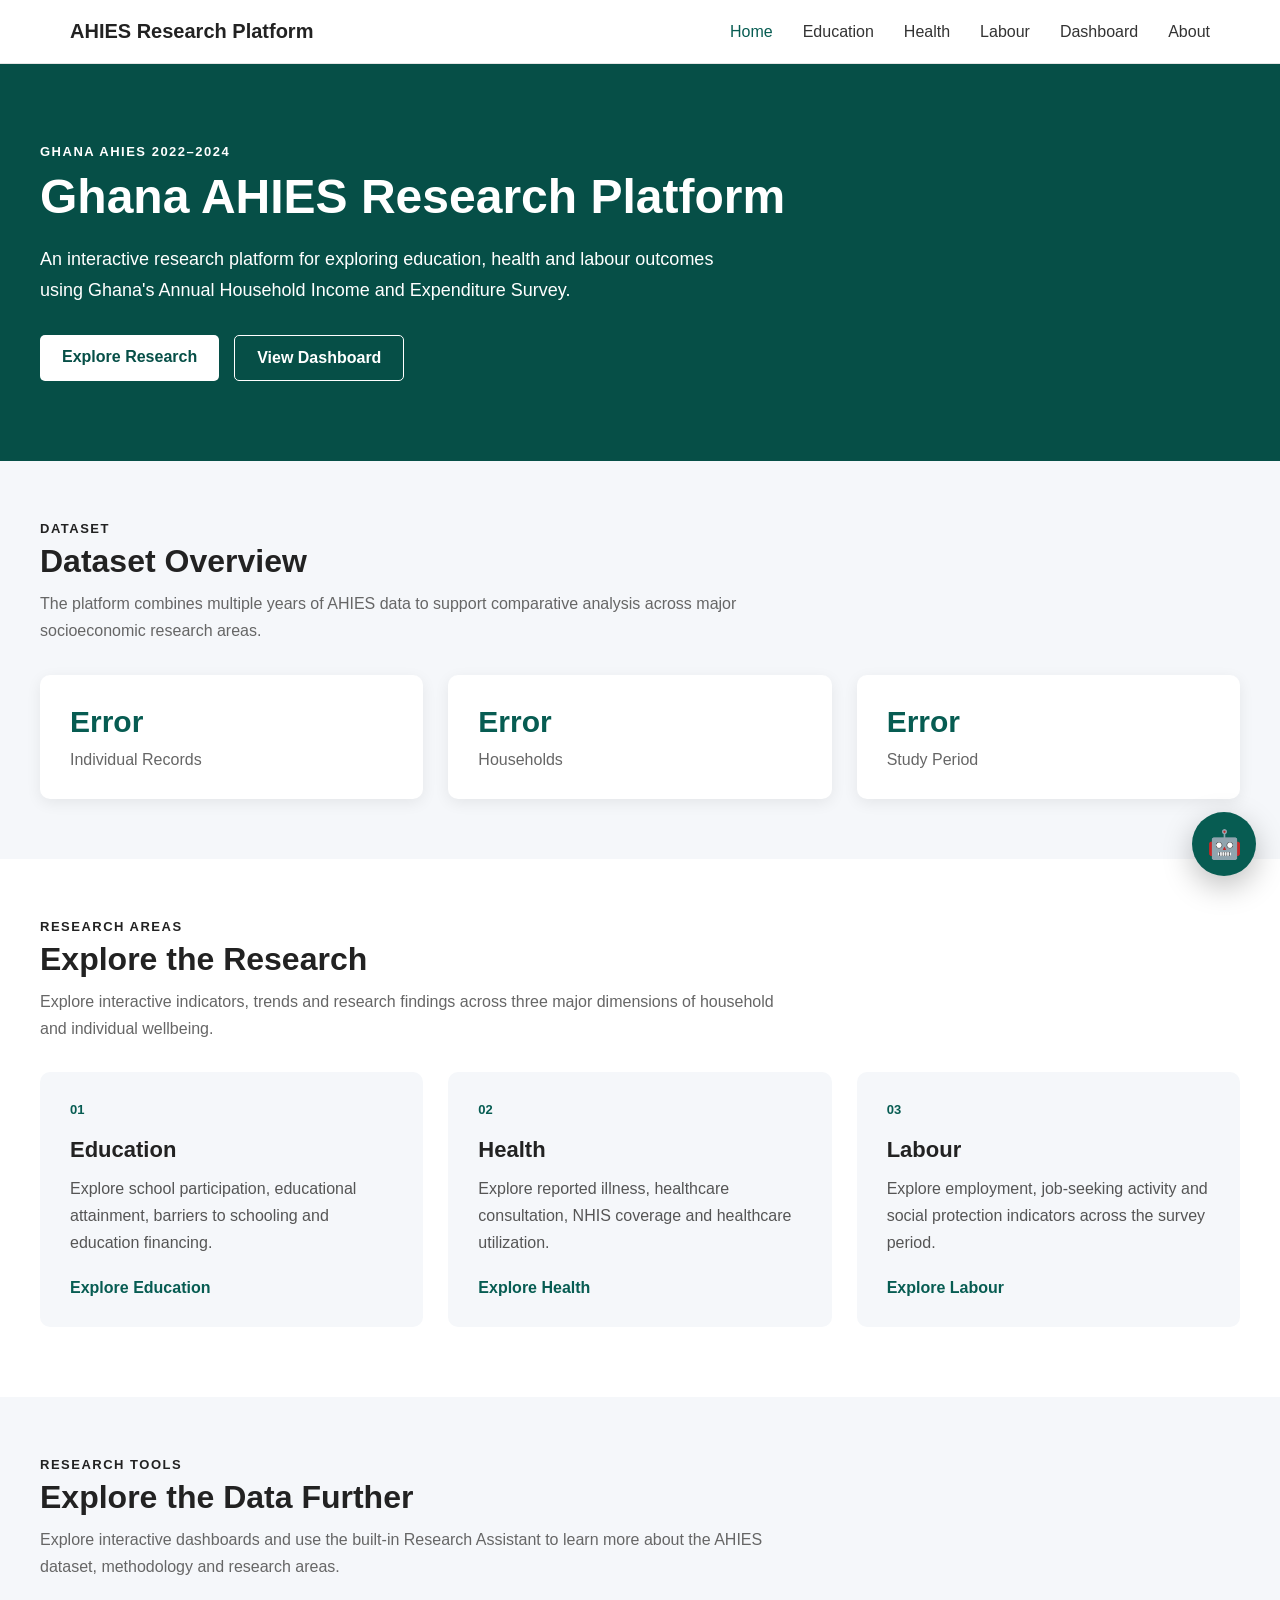
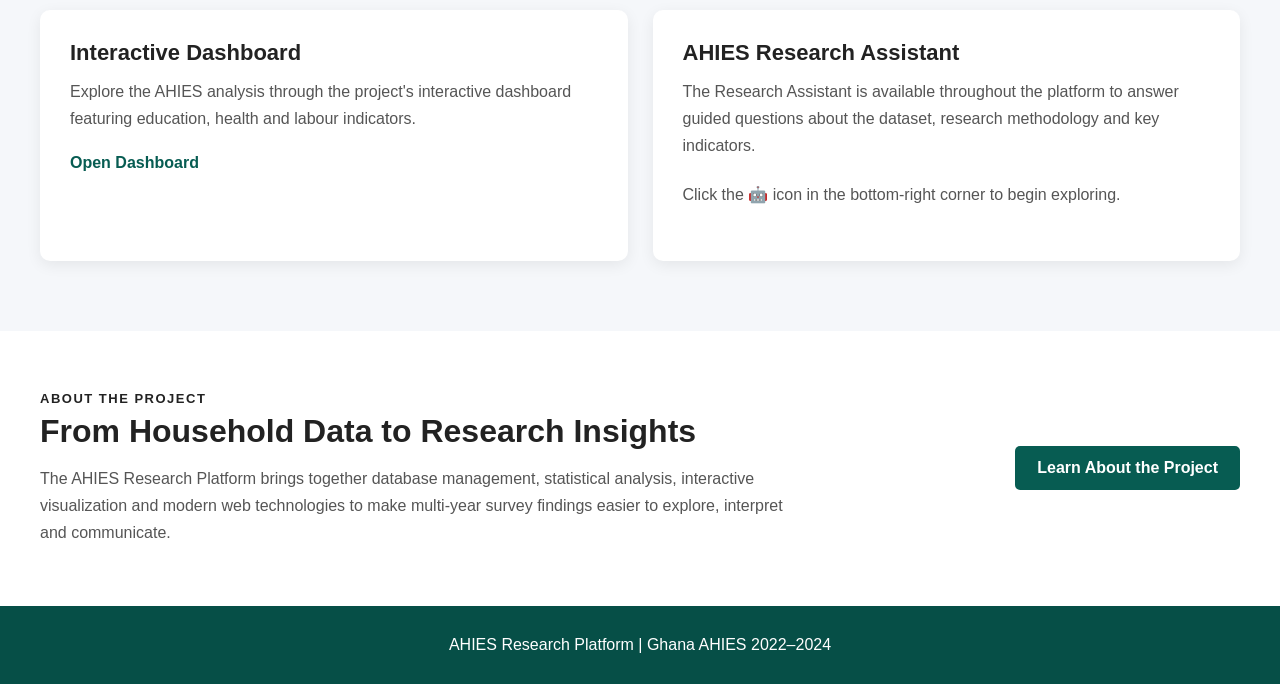
<file: index.html>
<!DOCTYPE html>
<html lang="en">

<head>
    <meta charset="UTF-8">
    <meta name="viewport" content="width=device-width, initial-scale=1.0">

    <title>AHIES Research Platform</title>

    <link rel="stylesheet" href="style.css">
</head>

<body>

    <!-- Navigation -->

    <header class="navbar">

        <div class="nav-container">

            <h2 class="logo">
                AHIES Research Platform
            </h2>

            <nav>
                <a href="index.html" class="active">Home</a>
                <a href="Education/education.html">Education</a>
                <a href="Health/health.html">Health</a>
                <a href="Labour/labour.html">Labour</a>
                <a href="Dashboard/dashboard.html">Dashboard</a>
                <a href="About/about.html">About</a>
            </nav>

        </div>

    </header>


    <!-- Hero -->

    <section class="page-hero">

        <div class="hero-content">

            <p class="section-label">
                GHANA AHIES 2022–2024
            </p>

            <h1>
                Ghana AHIES Research Platform
            </h1>

            <p>
                An interactive research platform for exploring education,
                health and labour outcomes using Ghana's Annual Household
                Income and Expenditure Survey.
            </p>

            <div class="hero-actions">

                <a href="#research" class="primary-button">
                    Explore Research
                </a>

                <a href="Dashboard/dashboard.html" class="secondary-button">
                    View Dashboard
                </a>

            </div>

        </div>

    </section>


    <!-- Dataset Overview -->

    <section class="overview-section">

        <div class="section-container">

            <p class="section-label">
                Dataset
            </p>

            <h2>
                Dataset Overview
            </h2>

            <p class="section-description">
                The platform combines multiple years of AHIES data to
                support comparative analysis across major socioeconomic
                research areas.
            </p>


            <div class="stat-grid">

                <div class="stat-card">

                    <h3 id="total-records">
                        Loading...
                    </h3>

                    <p>
                        Individual Records
                    </p>

                </div>


                <div class="stat-card">

                    <h3 id="total-households">
                        Loading...
                    </h3>

                    <p>
                        Households
                    </p>

                </div>


                <div class="stat-card">

                    <h3 id="study-period">
                        Loading...
                    </h3>

                    <p>
                        Study Period
                    </p>

                </div>

            </div>

        </div>

    </section>


    <!-- Research Areas -->

    <section class="research-section" id="research">

        <div class="section-container">

            <p class="section-label">
                Research Areas
            </p>

            <h2>
                Explore the Research
            </h2>

            <p class="section-description">
                Explore interactive indicators, trends and research
                findings across three major dimensions of household
                and individual wellbeing.
            </p>


            <div class="research-grid">

                <div class="research-card">

                    <p class="card-number">
                        01
                    </p>

                    <h3>
                        Education
                    </h3>

                    <p>
                        Explore school participation, educational
                        attainment, barriers to schooling and
                        education financing.
                    </p>

                    <a href="Education/education.html">
                        Explore Education
                    </a>

                </div>


                <div class="research-card">

                    <p class="card-number">
                        02
                    </p>

                    <h3>
                        Health
                    </h3>

                    <p>
                        Explore reported illness, healthcare
                        consultation, NHIS coverage and
                        healthcare utilization.
                    </p>

                    <a href="Health/health.html">
                        Explore Health
                    </a>

                </div>


                <div class="research-card">

                    <p class="card-number">
                        03
                    </p>

                    <h3>
                        Labour
                    </h3>

                    <p>
                        Explore employment, job-seeking activity
                        and social protection indicators across
                        the survey period.
                    </p>

                    <a href="Labour/labour.html">
                        Explore Labour
                    </a>

                </div>

            </div>

        </div>

    </section>
    <!-- Research Tools -->

    <section class="tools-section">

        <div class="section-container">

            <p class="section-label">
                Research Tools
            </p>

            <h2>
                Explore the Data Further
            </h2>

            <p class="section-description">
                Explore interactive dashboards and use the built-in
                Research Assistant to learn more about the AHIES dataset,
                methodology and research areas.
            </p>

            <div class="tools-grid">

                <div class="tool-card">

                    <h3>
                        Interactive Dashboard
                    </h3>

                    <p>
                        Explore the AHIES analysis through the project's
                        interactive dashboard featuring education,
                        health and labour indicators.
                    </p>

                    <a href="Dashboard/dashboard.html">
                        Open Dashboard
                    </a>

                </div>


                <div class="tool-card">

                    <h3>
                        AHIES Research Assistant
                    </h3>

                    <p>
                        The Research Assistant is available throughout
                        the platform to answer guided questions about
                        the dataset, research methodology and key
                        indicators.
                    </p>

                    <p class="tool-note">
                        Click the 🤖 icon in the bottom-right corner
                        to begin exploring.
                    </p>

                </div>

            </div>

        </div>

    </section>


    <!-- About Preview -->

    <section class="about-section">

        <div class="about-container">

            <div>

                <p class="section-label">
                    About the Project
                </p>

                <h2>
                    From Household Data to Research Insights
                </h2>

                <p>
                    The AHIES Research Platform brings together database
                    management, statistical analysis, interactive
                    visualization and modern web technologies to make
                    multi-year survey findings easier to explore,
                    interpret and communicate.
                </p>

            </div>

            <a href="About/about.html" class="about-button">
                Learn About the Project
            </a>

        </div>

    </section>


    <!-- Footer -->

    <footer>

        <p>
            AHIES Research Platform | Ghana AHIES 2022–2024
        </p>

    </footer>


    <!-- Scripts -->

    <script src="script.js"></script>

    <link rel="stylesheet" href="assistant/assistant.css">

    <script src="assistant/assistant.js"></script>

</body>

</html>
</file>
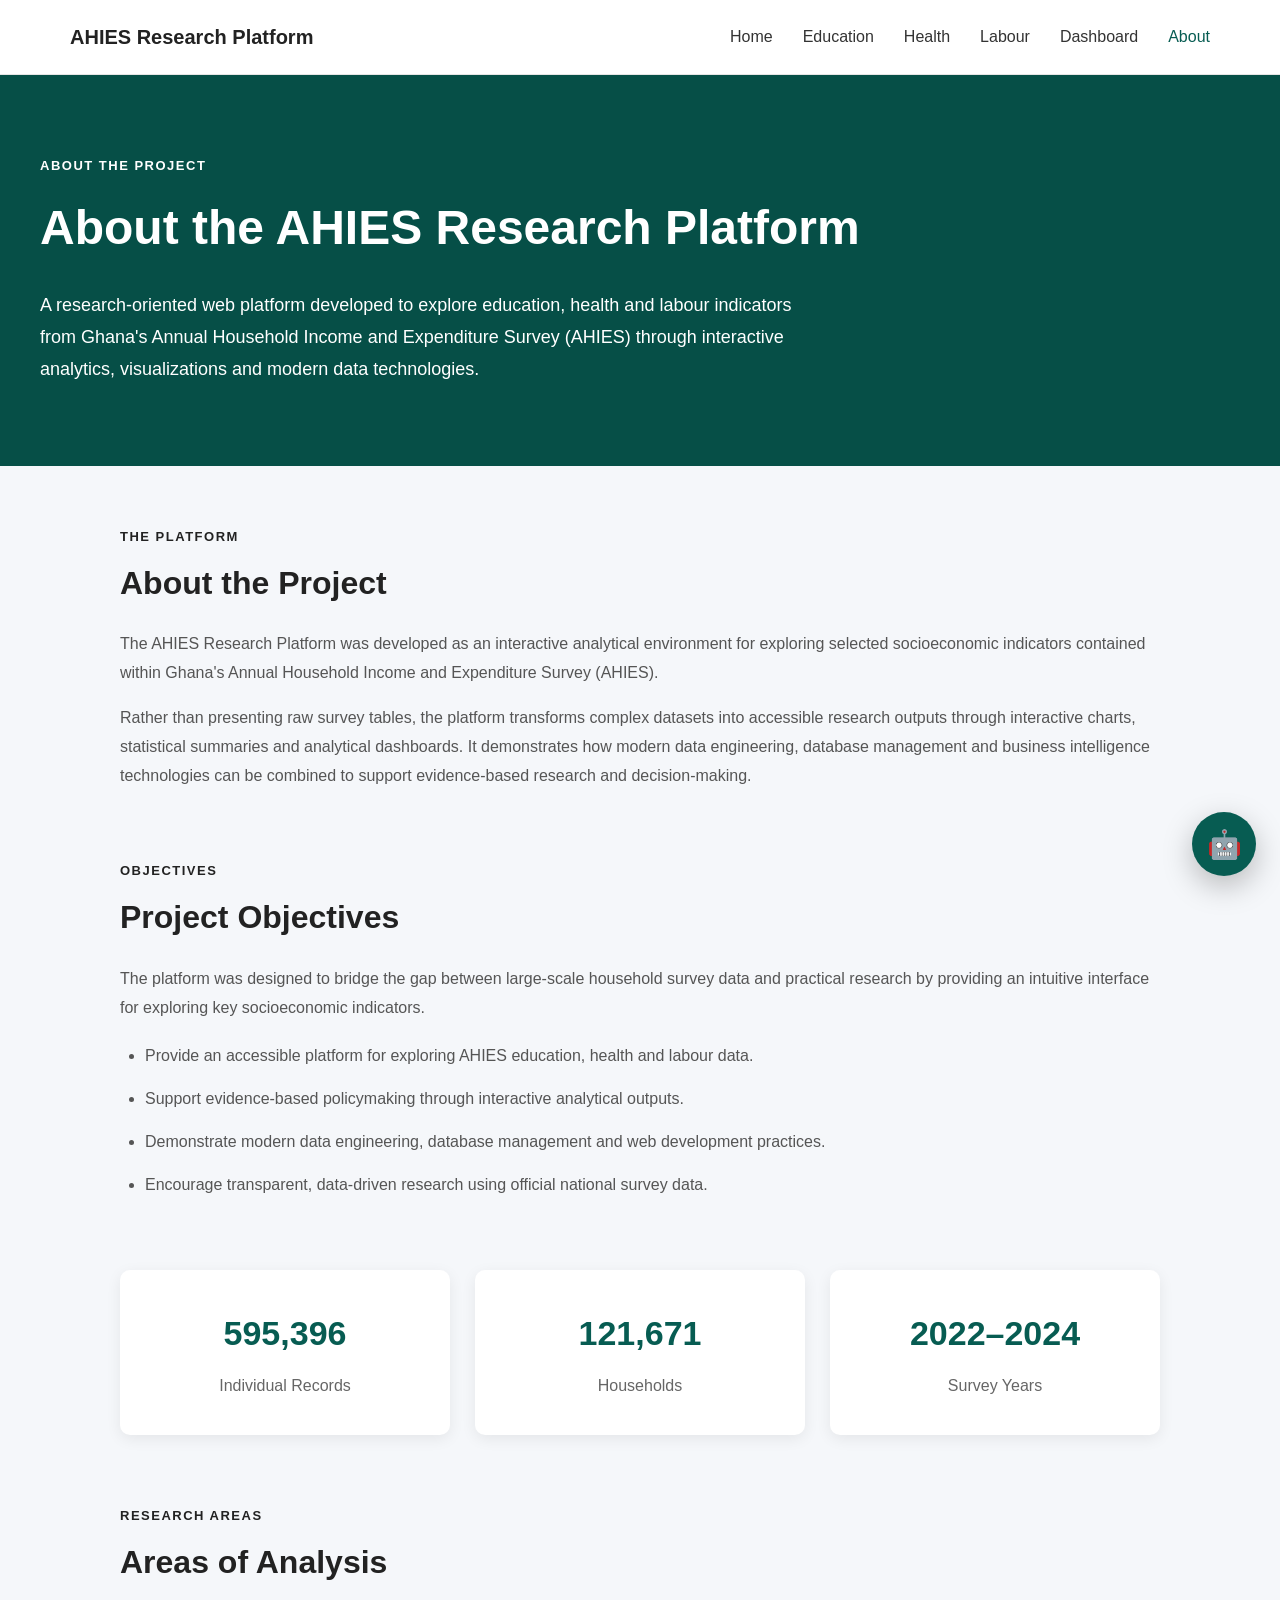
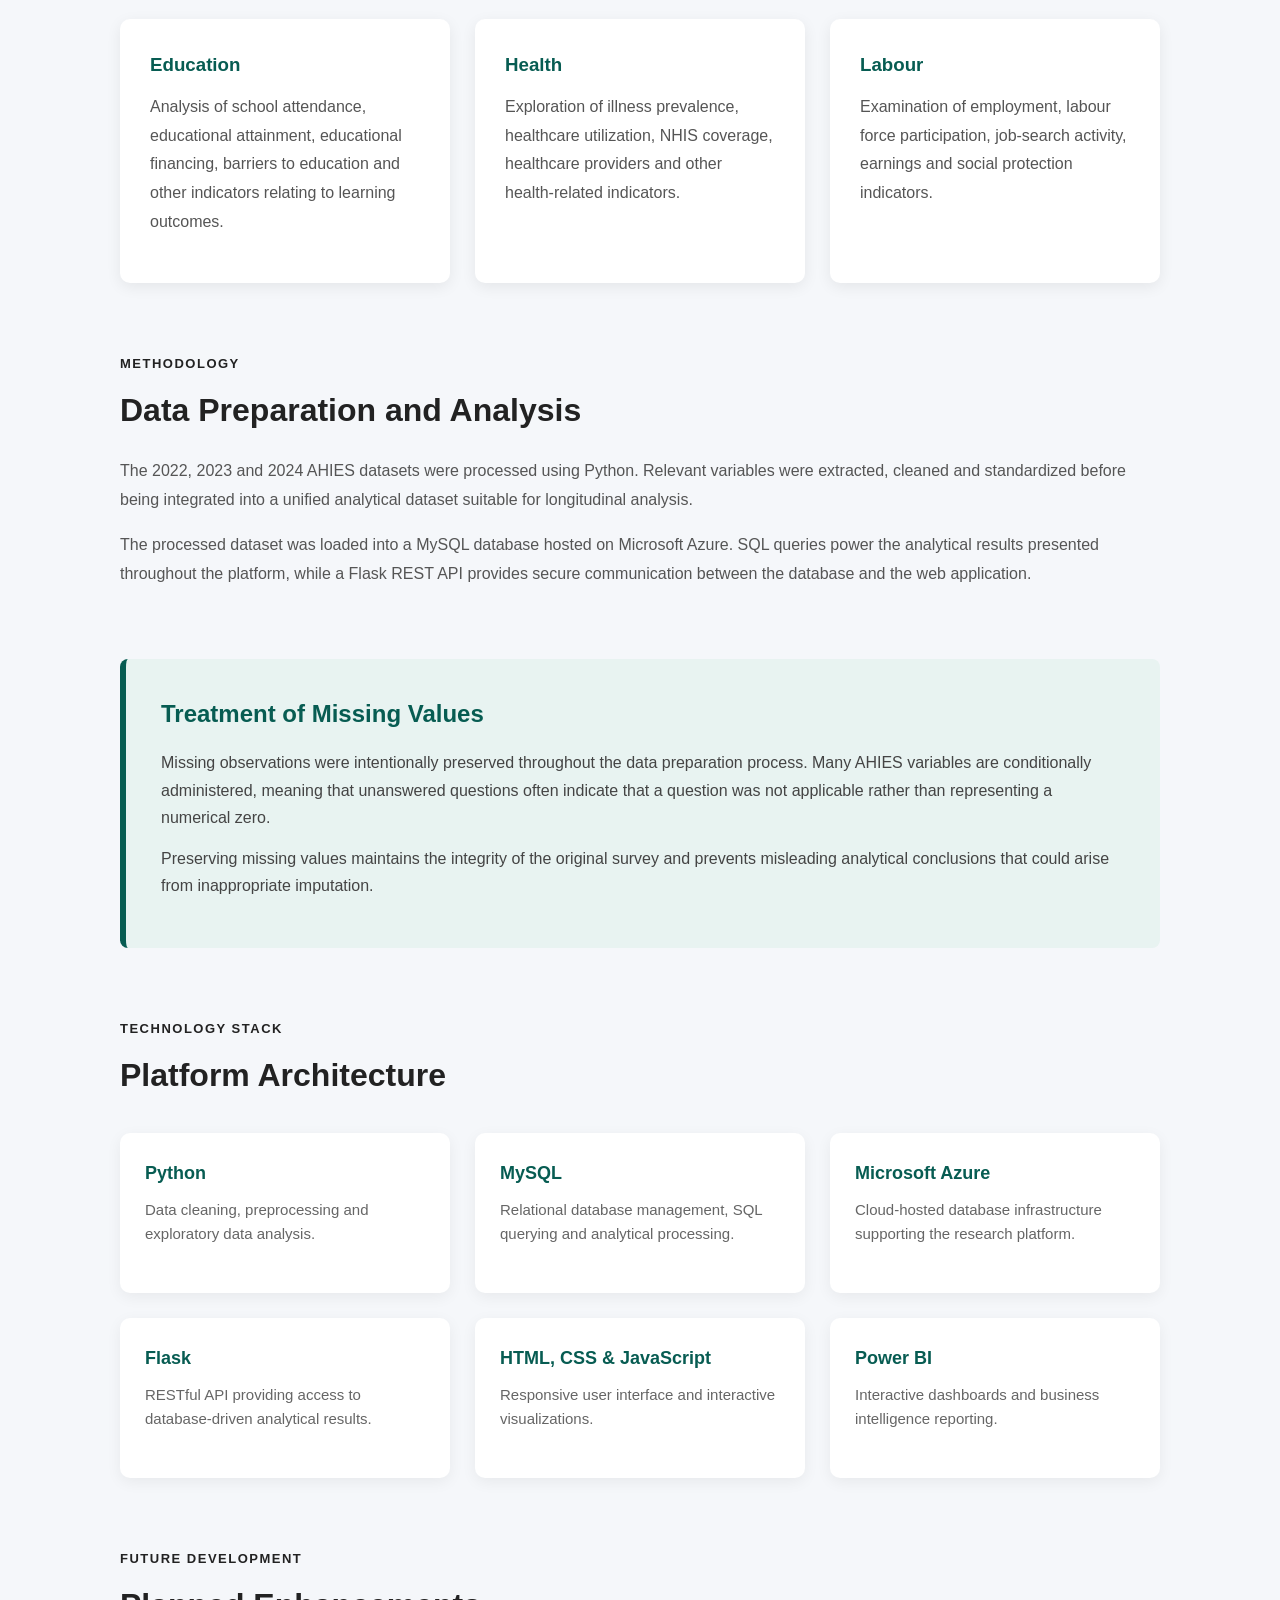
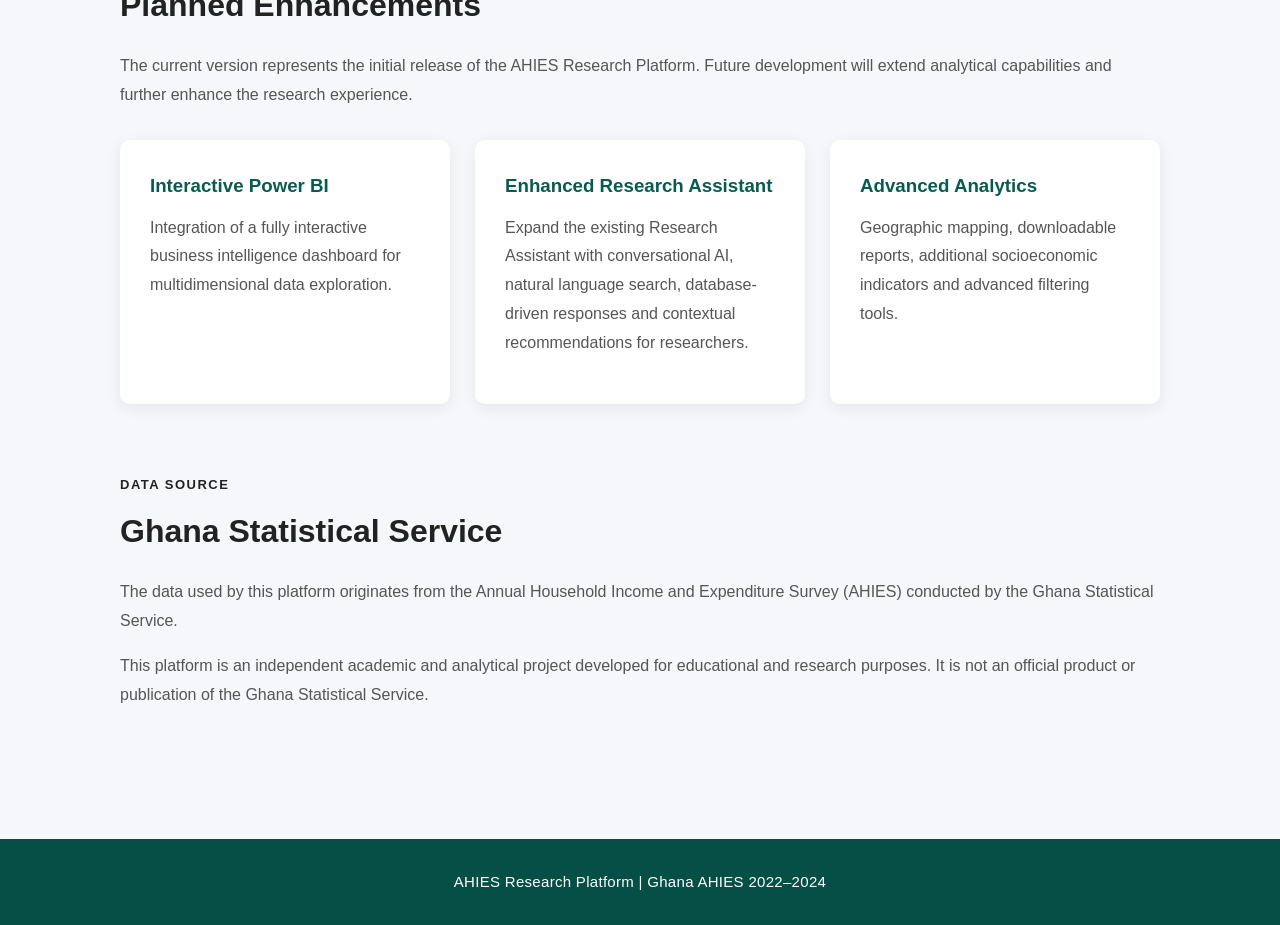
<file: About/about.html>
<!DOCTYPE html>
<html lang="en">

<head>

    <meta charset="UTF-8">

    <meta name="viewport"
          content="width=device-width, initial-scale=1.0">

    <title>
        About | AHIES Research Platform
    </title>

    <link rel="stylesheet" href="about.css">

</head>

<body>

    <!-- ===========================
         Navigation
    ============================ -->

    <header class="navbar">

        <div class="nav-container">

            <h2 class="logo">
                AHIES Research Platform
            </h2>

            <nav>

                <a href="../index.html">
                    Home
                </a>

                <a href="../Education/education.html">
                    Education
                </a>

                <a href="../Health/health.html">
                    Health
                </a>

                <a href="../Labour/labour.html">
                    Labour
                </a>

                <a href="../Dashboard/dashboard.html">
                    Dashboard
                </a>

                <a href="about.html"
                   class="active">
                    About
                </a>

            </nav>

        </div>

    </header>



    <!-- ===========================
         Hero
    ============================ -->

    <section class="page-hero">

        <div class="hero-content">

            <p class="section-label">
                ABOUT THE PROJECT
            </p>

            <h1>
                About the AHIES Research Platform
            </h1>

            <p>
                A research-oriented web platform developed to explore
                education, health and labour indicators from Ghana's
                Annual Household Income and Expenditure Survey (AHIES)
                through interactive analytics, visualizations and
                modern data technologies.
            </p>

        </div>

    </section>



    <!-- ===========================
         Main Content
    ============================ -->

    <main class="about-container">



        <!-- ===========================
             About
        ============================ -->

        <section class="content-section">

            <p class="section-label">
                THE PLATFORM
            </p>

            <h2>
                About the Project
            </h2>

            <p>
                The AHIES Research Platform was developed as an
                interactive analytical environment for exploring
                selected socioeconomic indicators contained within
                Ghana's Annual Household Income and Expenditure
                Survey (AHIES).
            </p>

            <p>
                Rather than presenting raw survey tables, the platform
                transforms complex datasets into accessible research
                outputs through interactive charts, statistical
                summaries and analytical dashboards. It demonstrates
                how modern data engineering, database management and
                business intelligence technologies can be combined to
                support evidence-based research and decision-making.
            </p>

        </section>



        <!-- ===========================
             Objectives
        ============================ -->

        <section class="content-section">

            <p class="section-label">
                OBJECTIVES
            </p>

            <h2>
                Project Objectives
            </h2>

            <p>
                The platform was designed to bridge the gap between
                large-scale household survey data and practical
                research by providing an intuitive interface for
                exploring key socioeconomic indicators.
            </p>

            <ul class="objective-list">

                <li>
                    Provide an accessible platform for exploring AHIES
                    education, health and labour data.
                </li>

                <li>
                    Support evidence-based policymaking through
                    interactive analytical outputs.
                </li>

                <li>
                    Demonstrate modern data engineering, database
                    management and web development practices.
                </li>

                <li>
                    Encourage transparent, data-driven research using
                    official national survey data.
                </li>

            </ul>

        </section>



        <!-- ===========================
             Statistics
        ============================ -->

        <section class="stats-section">

            <div class="stat-card">

                <h3>
                    595,396
                </h3>

                <p>
                    Individual Records
                </p>

            </div>

            <div class="stat-card">

                <h3>
                    121,671
                </h3>

                <p>
                    Households
                </p>

            </div>

            <div class="stat-card">

                <h3>
                    2022–2024
                </h3>

                <p>
                    Survey Years
                </p>

            </div>

        </section>



        <!-- ===========================
             Research Areas
        ============================ -->

        <section class="content-section">

            <p class="section-label">
                RESEARCH AREAS
            </p>

            <h2>
                Areas of Analysis
            </h2>

            <div class="research-grid">

                <div class="research-card">

                    <h3>
                        Education
                    </h3>

                    <p>
                        Analysis of school attendance, educational
                        attainment, educational financing, barriers to
                        education and other indicators relating to
                        learning outcomes.
                    </p>

                </div>

                <div class="research-card">

                    <h3>
                        Health
                    </h3>

                    <p>
                        Exploration of illness prevalence,
                        healthcare utilization, NHIS coverage,
                        healthcare providers and other health-related
                        indicators.
                    </p>

                </div>

                <div class="research-card">

                    <h3>
                        Labour
                    </h3>

                    <p>
                        Examination of employment, labour force
                        participation, job-search activity, earnings
                        and social protection indicators.
                    </p>

                </div>

            </div>

        </section>
                <!-- ===========================
             Methodology
        ============================ -->

        <section class="content-section">

            <p class="section-label">
                METHODOLOGY
            </p>

            <h2>
                Data Preparation and Analysis
            </h2>

            <p>
                The 2022, 2023 and 2024 AHIES datasets were processed
                using Python. Relevant variables were extracted,
                cleaned and standardized before being integrated into
                a unified analytical dataset suitable for longitudinal
                analysis.
            </p>

            <p>
                The processed dataset was loaded into a MySQL database
                hosted on Microsoft Azure. SQL queries power the
                analytical results presented throughout the platform,
                while a Flask REST API provides secure communication
                between the database and the web application.
            </p>

        </section>



        <!-- ===========================
             Missing Values
        ============================ -->

        <section class="method-note">

            <h3>
                Treatment of Missing Values
            </h3>

            <p>
                Missing observations were intentionally preserved
                throughout the data preparation process. Many AHIES
                variables are conditionally administered, meaning that
                unanswered questions often indicate that a question was
                not applicable rather than representing a numerical
                zero.
            </p>

            <p>
                Preserving missing values maintains the integrity of
                the original survey and prevents misleading analytical
                conclusions that could arise from inappropriate
                imputation.
            </p>

        </section>



        <!-- ===========================
             Technology
        ============================ -->

        <section class="content-section">

            <p class="section-label">
                TECHNOLOGY STACK
            </p>

            <h2>
                Platform Architecture
            </h2>

            <div class="technology-grid">

                <div>

                    <strong>
                        Python
                    </strong>

                    <span>
                        Data cleaning, preprocessing and exploratory
                        data analysis.
                    </span>

                </div>

                <div>

                    <strong>
                        MySQL
                    </strong>

                    <span>
                        Relational database management, SQL querying
                        and analytical processing.
                    </span>

                </div>

                <div>

                    <strong>
                        Microsoft Azure
                    </strong>

                    <span>
                        Cloud-hosted database infrastructure supporting
                        the research platform.
                    </span>

                </div>

                <div>

                    <strong>
                        Flask
                    </strong>

                    <span>
                        RESTful API providing access to database-driven
                        analytical results.
                    </span>

                </div>

                <div>

                    <strong>
                        HTML, CSS & JavaScript
                    </strong>

                    <span>
                        Responsive user interface and interactive
                        visualizations.
                    </span>

                </div>

                <div>

                    <strong>
                        Power BI
                    </strong>

                    <span>
                        Interactive dashboards and business
                        intelligence reporting.
                    </span>

                </div>

            </div>

        </section>



        <!-- ===========================
             Future Development
        ============================ -->

        <section class="content-section">

            <p class="section-label">
                FUTURE DEVELOPMENT
            </p>

            <h2>
                Planned Enhancements
            </h2>

            <p>
                The current version represents the initial release of
                the AHIES Research Platform. Future development will
                extend analytical capabilities and further enhance the
                research experience.
            </p>

            <div class="research-grid">

                <div class="research-card">

                    <h3>
                        Interactive Power BI
                    </h3>

                    <p>
                        Integration of a fully interactive business
                        intelligence dashboard for multidimensional
                        data exploration.
                    </p>

                </div>

                <div class="research-card">

                    <h3>
                        Enhanced Research Assistant
                    </h3>

                    <p>
                        Expand the existing Research Assistant with
                        conversational AI, natural language search,
                        database-driven responses and contextual
                        recommendations for researchers.
                    </p>

                </div>

                <div class="research-card">

                    <h3>
                        Advanced Analytics
                    </h3>

                    <p>
                        Geographic mapping, downloadable reports,
                        additional socioeconomic indicators and
                        advanced filtering tools.
                    </p>

                </div>

            </div>

        </section>



        <!-- ===========================
             Data Source
        ============================ -->

        <section class="content-section">

            <p class="section-label">
                DATA SOURCE
            </p>

            <h2>
                Ghana Statistical Service
            </h2>

            <p>
                The data used by this platform originates from the
                Annual Household Income and Expenditure Survey (AHIES)
                conducted by the Ghana Statistical Service.
            </p>

            <p>
                This platform is an independent academic and analytical
                project developed for educational and research
                purposes. It is not an official product or publication
                of the Ghana Statistical Service.
            </p>

        </section>

    </main>



    <!-- ===========================
         Footer
    ============================ -->

    <footer>

        <p>
            AHIES Research Platform | Ghana AHIES 2022–2024
        </p>

    </footer>

    <!-- Floating Research Assistant -->

    <link rel="stylesheet" href="../assistant/assistant.css">
    <script src="../assistant/assistant.js"></script>

</body>

</html>
</file>
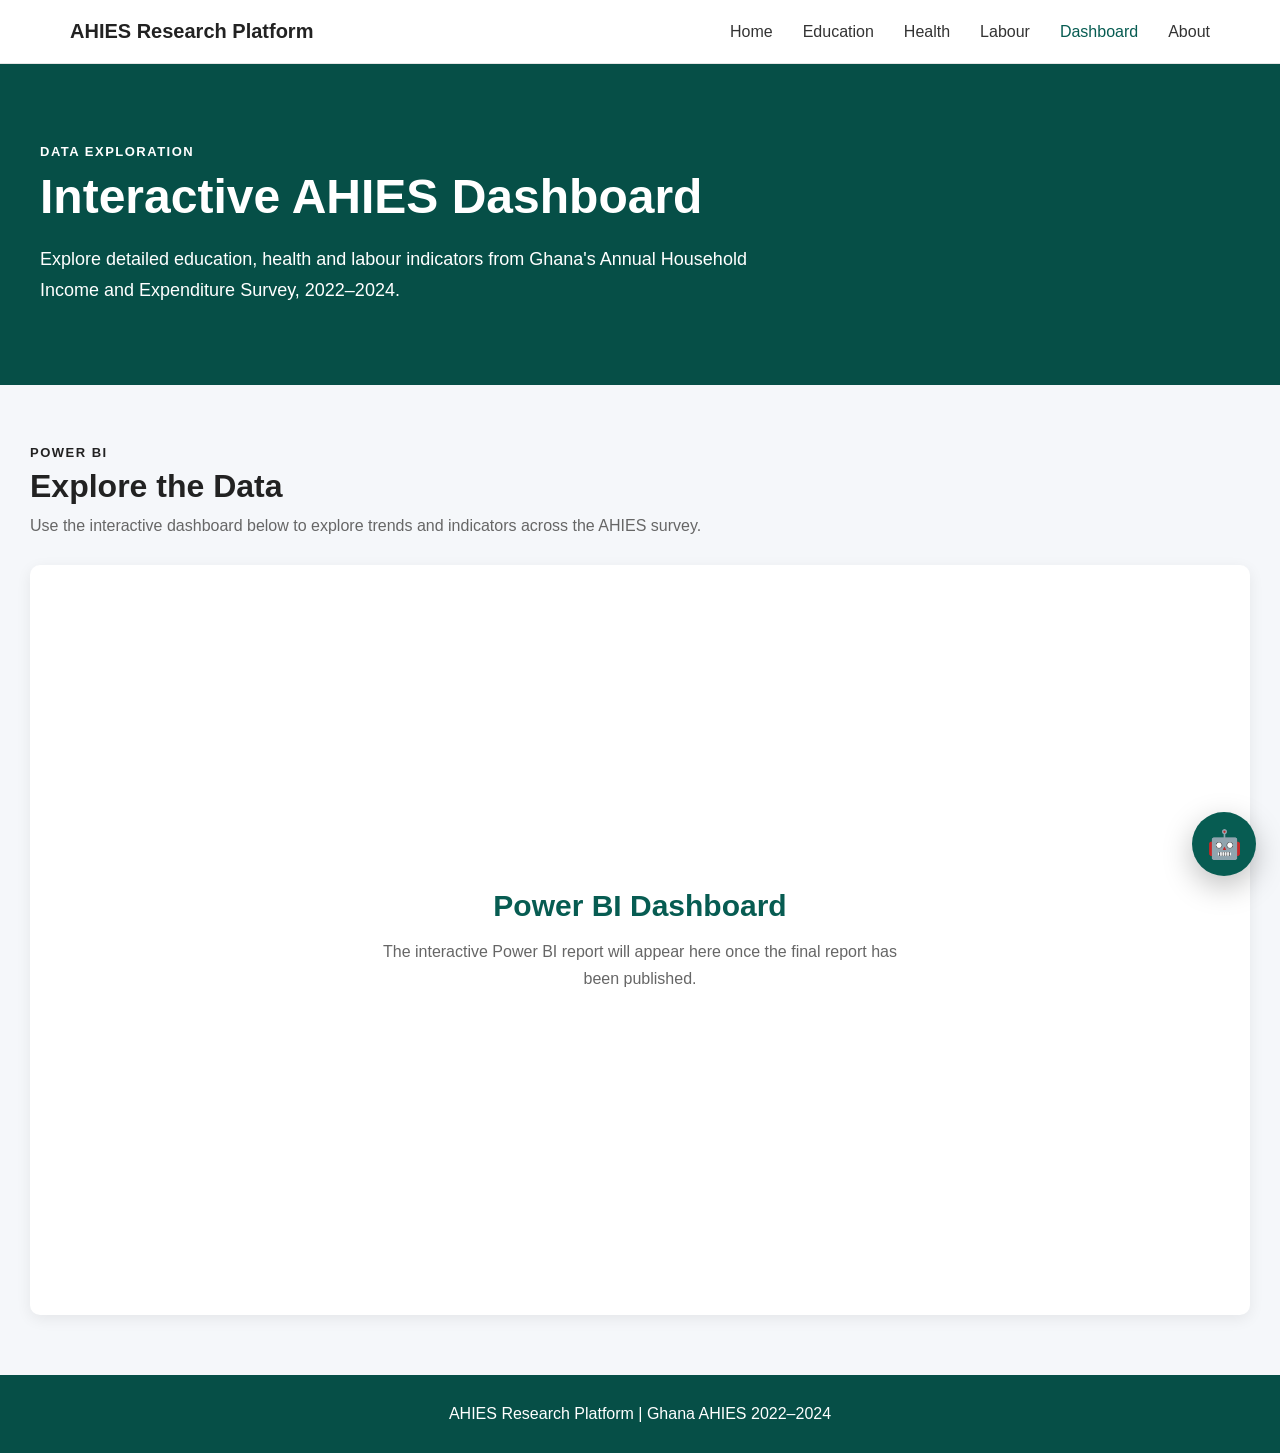
<file: Dashboard/dashboard.html>
<!DOCTYPE html>
<html lang="en">

<head>

    <meta charset="UTF-8">

    <meta name="viewport"
          content="width=device-width, initial-scale=1.0">

    <title>
        Interactive Dashboard | AHIES Research Platform
    </title>

    <link rel="stylesheet" href="dashboard.css">

</head>


<body>


    <!-- Navigation -->

    <header class="navbar">

        <div class="nav-container">

            <h2 class="logo">
                AHIES Research Platform
            </h2>


            <nav>

                <a href="../index.html">
                    Home
                </a>

                <a href="../Education/education.html">
                    Education
                </a>

                <a href="../Health/health.html">
                    Health
                </a>

                <a href="../Labour/labour.html">
                    Labour
                </a>

                <a href="dashboard.html"
                   class="active">
                    Dashboard
                </a>

                <a href="../About/about.html">
                    About
                </a>

            </nav>

        </div>

    </header>



    <!-- Hero -->

    <section class="page-hero">

        <div class="hero-content">

            <p class="section-label">
                DATA EXPLORATION
            </p>

            <h1>
                Interactive AHIES Dashboard
            </h1>

            <p>
                Explore detailed education, health and labour
                indicators from Ghana's Annual Household Income
                and Expenditure Survey, 2022–2024.
            </p>

        </div>

    </section>



    <!-- Dashboard -->

    <main class="dashboard-container">


        <div class="dashboard-heading">

            <p class="section-label">
                POWER BI
            </p>

            <h2>
                Explore the Data
            </h2>

            <p>
                Use the interactive dashboard below to explore
                trends and indicators across the AHIES survey.
            </p>

        </div>



        <div class="powerbi-container">

            <!--
                POWER BI REPORT WILL BE EMBEDDED HERE
            -->

            <div class="dashboard-placeholder">

                <h3>
                    Power BI Dashboard
                </h3>

                <p>
                    The interactive Power BI report will appear
                    here once the final report has been published.
                </p>

            </div>

        </div>


    </main>



    <!-- Footer -->

    <footer>

        <p>
            AHIES Research Platform |
            Ghana AHIES 2022–2024
        </p>

    </footer>

    <!-- Floating Research Assistant -->

    <link rel="stylesheet" href="../assistant/assistant.css">
    <script src="../assistant/assistant.js"></script>

</body>

</html>
</file>
<file: style.css>
* {
    margin: 0;
    padding: 0;
    box-sizing: border-box;
}

body {
    font-family: Arial, Helvetica, sans-serif;
    background: #f5f7fa;
    color: #222;
}


/* ==============================
   NAVIGATION
============================== */

.navbar {
    background: white;
    border-bottom: 1px solid #e5e5e5;
}

.nav-container {
    max-width: 1200px;
    margin: auto;
    padding: 20px 30px;

    display: flex;
    justify-content: space-between;
    align-items: center;
}

.logo {
    font-size: 20px;
}

nav {
    display: flex;
    gap: 30px;
}

nav a {
    text-decoration: none;
    color: #333;
}

nav a:hover,
nav a.active {
    color: #075c52;
}


/* ==============================
   HERO
============================== */

.page-hero {
    background: #064f47;
    color: white;
    padding: 80px 30px;
}

.hero-content {
    max-width: 1200px;
    margin: auto;
}

.hero-content h1 {
    font-size: 48px;
    margin: 10px 0 20px;
}

.hero-content > p:not(.section-label) {
    max-width: 700px;
    line-height: 1.7;
    font-size: 18px;
}

.section-label {
    text-transform: uppercase;
    letter-spacing: 1.5px;
    font-size: 13px;
    font-weight: bold;
}

.hero-actions {
    display: flex;
    gap: 15px;
    margin-top: 30px;
}

.primary-button,
.secondary-button {
    display: inline-block;
    padding: 13px 22px;
    border-radius: 5px;
    text-decoration: none;
    font-weight: bold;
}

.primary-button {
    background: white;
    color: #064f47;
}

.secondary-button {
    background: transparent;
    color: white;
    border: 1px solid white;
}

.primary-button:hover {
    background: #f0f5f4;
}

.secondary-button:hover {
    background: white;
    color: #064f47;
}


/* ==============================
   SHARED SECTION STYLES
============================== */

.section-container {
    max-width: 1200px;
    margin: auto;
}

.section-container > h2 {
    font-size: 32px;
    margin-top: 7px;
}

.section-description {
    margin-top: 10px;
    margin-bottom: 30px;
    max-width: 750px;
    color: #666;
    line-height: 1.7;
}


/* ==============================
   DATASET OVERVIEW
============================== */

.overview-section {
    padding: 60px 30px;
}

.stat-grid {
    display: grid;
    grid-template-columns: repeat(3, 1fr);
    gap: 25px;
}

.stat-card {
    background: white;
    padding: 30px;
    border-radius: 10px;
    box-shadow: 0 4px 15px rgba(0,0,0,0.07);
}

.stat-card h3 {
    color: #075c52;
    font-size: 30px;
    margin-bottom: 12px;
}

.stat-card p {
    color: #666;
}


/* ==============================
   RESEARCH AREAS
============================== */

.research-section {
    padding: 60px 30px 70px;
    background: white;
}

.research-grid {
    display: grid;
    grid-template-columns: repeat(3, 1fr);
    gap: 25px;
}

.research-card {
    background: #f5f7fa;
    padding: 30px;
    border-radius: 10px;
}

.card-number {
    color: #075c52;
    font-size: 13px;
    font-weight: bold;
    margin-bottom: 20px;
}

.research-card h3 {
    font-size: 22px;
    margin-bottom: 12px;
}

.research-card > p:not(.card-number) {
    color: #555;
    line-height: 1.7;
    margin-bottom: 22px;
}

.research-card a {
    color: #075c52;
    text-decoration: none;
    font-weight: bold;
}

.research-card a:hover {
    text-decoration: underline;
}


/* ==============================
   RESEARCH TOOLS
============================== */

.tools-section {
    padding: 60px 30px 70px;
}

.tools-grid {
    display: grid;
    grid-template-columns: repeat(2, 1fr);
    gap: 25px;
}

.tool-card {
    background: white;
    padding: 30px;
    border-radius: 10px;
    box-shadow: 0 4px 15px rgba(0,0,0,0.07);
}

.tool-card h3 {
    font-size: 22px;
    margin-bottom: 12px;
}

.tool-card p {
    color: #555;
    line-height: 1.7;
    margin-bottom: 22px;
}

.tool-card a {
    color: #075c52;
    text-decoration: none;
    font-weight: bold;
}

.tool-card a:hover {
    text-decoration: underline;
}


/* ==============================
   ABOUT PREVIEW
============================== */

.about-section {
    background: white;
    padding: 60px 30px;
}

.about-container {
    max-width: 1200px;
    margin: auto;

    display: flex;
    justify-content: space-between;
    align-items: center;

    gap: 50px;
}

.about-container h2 {
    font-size: 32px;
    margin: 7px 0 15px;
}

.about-container > div > p:last-child {
    max-width: 750px;
    color: #555;
    line-height: 1.7;
}

.about-button {
    display: inline-block;
    flex-shrink: 0;

    background: #075c52;
    color: white;

    padding: 13px 22px;

    border-radius: 5px;

    text-decoration: none;
    font-weight: bold;
}

.about-button:hover {
    background: #064f47;
}


/* ==============================
   FOOTER
============================== */

footer {
    background: #064f47;
    color: white;
    text-align: center;
    padding: 30px;
}


/* ==============================
   RESPONSIVE
============================== */

@media (max-width: 1000px) {

    .nav-container {
        flex-direction: column;
        gap: 20px;
    }

    nav {
        flex-wrap: wrap;
        justify-content: center;
        gap: 15px;
    }
}


@media (max-width: 800px) {

    .stat-grid,
    .research-grid {
        grid-template-columns: 1fr;
    }

    .tools-grid {
        grid-template-columns: 1fr;
    }

    .about-container {
        flex-direction: column;
        align-items: flex-start;
    }

    .hero-content h1 {
        font-size: 36px;
    }

    .hero-actions {
        flex-direction: column;
        align-items: flex-start;
    }
}
</file>
<file: assistant/assistant.css>
/* ==========================================
   FLOATING ASSISTANT
========================================== */

#assistant-widget {
    position: fixed;
    bottom: 24px;
    right: 24px;
    z-index: 9999;
}

/* ==========================================
   FLOATING BUTTON
========================================== */

#assistant-toggle {
    width: 64px;
    height: 64px;
    border: none;
    border-radius: 50%;
    background: #075c52;
    color: #fff;
    font-size: 28px;
    cursor: pointer;
    box-shadow: 0 10px 30px rgba(0, 0, 0, .25);
    transition: .3s;
}

#assistant-toggle:hover {
    transform: scale(1.08);
    background: #06473f;
}

/* ==========================================
   WINDOW
========================================== */

#assistant-window {
    position: absolute;
    bottom: 80px;
    right: 0;

    width: 380px;
    height: 560px;

    background: #fff;

    border-radius: 18px;

    overflow: hidden;

    display: none;
    flex-direction: column;

    box-shadow: 0 18px 45px rgba(0,0,0,.22);
}

/* ==========================================
   HEADER
========================================== */

.assistant-header {
    background: #075c52;
    color: #fff;
    padding: 18px 20px;

    display: flex;
    justify-content: space-between;
    align-items: center;
}

.assistant-header h3 {
    font-size: 18px;
    margin: 0;
}

#assistant-close {
    border: none;
    background: transparent;
    color: #fff;
    font-size: 22px;
    cursor: pointer;
}

/* ==========================================
   CONTENT
========================================== */

#assistant-content {
    flex: 1;
    overflow-y: auto;
    padding: 20px;
    background: #f7f9fb;
}

/* ==========================================
   INTRO
========================================== */

.assistant-body {
    margin-bottom: 20px;
}

.assistant-body p {
    margin-bottom: 10px;
    line-height: 1.6;
    color: #444;
}

/* ==========================================
   CATEGORY / QUESTION BUTTONS
========================================== */

.assistant-option {

    width: 100%;

    text-align: left;

    padding: 14px 16px;

    margin-bottom: 12px;

    border: none;

    border-radius: 10px;

    background: #fff;

    cursor: pointer;

    font-size: 15px;

    transition: .25s;

    box-shadow: 0 2px 8px rgba(0,0,0,.06);

}

.assistant-option:hover {

    background: #075c52;

    color: #fff;

    transform: translateX(4px);

}

/* ==========================================
   BACK BUTTON
========================================== */

.assistant-back {

    border: none;

    background: transparent;

    color: #075c52;

    font-weight: 600;

    margin-bottom: 20px;

    cursor: pointer;

    font-size: 14px;

}

.assistant-back:hover {

    text-decoration: underline;

}

/* ==========================================
   ANSWER
========================================== */

.assistant-answer {

    margin-top: 20px;

    padding: 18px;

    background: #fff;

    border-left: 5px solid #075c52;

    border-radius: 10px;

    line-height: 1.8;

    white-space: pre-line;

    box-shadow: 0 2px 8px rgba(0,0,0,.06);

}

#assistant-content h4 {

    margin-bottom: 15px;

    color: #075c52;

}

/* ==========================================
   SCROLLBAR
========================================== */

#assistant-content::-webkit-scrollbar {
    width: 8px;
}

#assistant-content::-webkit-scrollbar-thumb {
    background: #c7c7c7;
    border-radius: 8px;
}

/* ==========================================
   MOBILE
========================================== */

@media (max-width: 768px) {

    #assistant-window {

        width: calc(100vw - 30px);

        height: 75vh;

        right: 0;

        bottom: 80px;

    }

}
</file>
<file: About/about.css>
/* ===================================================
   GLOBAL STYLES
=================================================== */

* {
    margin: 0;
    padding: 0;
    box-sizing: border-box;
}

body {
    font-family: Arial, Helvetica, sans-serif;
    background: #f5f7fa;
    color: #222;
    line-height: 1.7;
}


/* ===================================================
   NAVIGATION
=================================================== */

.navbar {
    background: white;
    border-bottom: 1px solid #e5e5e5;
}

.nav-container {
    max-width: 1200px;
    margin: auto;
    padding: 20px 30px;

    display: flex;
    justify-content: space-between;
    align-items: center;
}

.logo {
    font-size: 20px;
    font-weight: bold;
}

nav {
    display: flex;
    gap: 30px;
}

nav a {
    text-decoration: none;
    color: #333;
    transition: color 0.3s ease;
}

nav a:hover,
nav a.active {
    color: #075c52;
}


/* ===================================================
   HERO SECTION
=================================================== */

.page-hero {
    background: #064f47;
    color: white;
    padding: 80px 30px;
}

.hero-content {
    max-width: 1200px;
    margin: auto;
}

.section-label {
    text-transform: uppercase;
    letter-spacing: 1.5px;
    font-size: 13px;
    font-weight: bold;
}

.hero-content h1 {
    font-size: 48px;
    margin: 10px 0 20px;
}

.hero-content p:last-child {
    max-width: 760px;
    font-size: 18px;
    line-height: 1.8;
}


/* ===================================================
   MAIN CONTENT
=================================================== */

.about-container {
    max-width: 1100px;
    margin: auto;
    padding: 60px 30px;
}

.content-section {
    margin-bottom: 70px;
}

.content-section h2 {
    font-size: 32px;
    margin: 8px 0 20px;
}

.content-section p:not(.section-label) {
    color: #555;
    margin-bottom: 16px;
    line-height: 1.8;
}


/* ===================================================
   OBJECTIVES
=================================================== */

.objective-list {
    margin-top: 20px;
    margin-left: 25px;
}

.objective-list li {
    margin-bottom: 14px;
    color: #555;
    line-height: 1.8;
}


/* ===================================================
   STATISTICS
=================================================== */

.stats-section {

    display: grid;
    grid-template-columns: repeat(3, 1fr);

    gap: 25px;

    margin-bottom: 70px;

}

.stat-card {

    background: white;

    padding: 35px;

    text-align: center;

    border-radius: 10px;

    box-shadow: 0 4px 15px rgba(0,0,0,0.07);

    transition: all .3s ease;

}

.stat-card:hover {

    transform: translateY(-5px);

    box-shadow: 0 10px 25px rgba(0,0,0,0.12);

}

.stat-card h3 {

    font-size: 34px;

    color: #075c52;

    margin-bottom: 10px;

}

.stat-card p {

    color: #666;

}


/* ===================================================
   RESEARCH AREAS
=================================================== */

.research-grid {

    display: grid;

    grid-template-columns: repeat(3,1fr);

    gap: 25px;

    margin-top: 30px;

}

.research-card {

    background: white;

    padding: 30px;

    border-radius: 10px;

    box-shadow: 0 4px 15px rgba(0,0,0,.07);

    transition: all .3s ease;

}

.research-card:hover {

    transform: translateY(-5px);

    box-shadow: 0 10px 25px rgba(0,0,0,.12);

}

.research-card h3 {

    color: #075c52;

    margin-bottom: 12px;

}

.research-card p {

    color: #555;

    line-height: 1.7;

}


/* ===================================================
   METHODOLOGY NOTE
=================================================== */

.method-note {

    background: #e8f3f1;

    border-left: 6px solid #075c52;

    padding: 35px;

    border-radius: 8px;

    margin-bottom: 70px;

}

.method-note h3 {

    color: #075c52;

    margin-bottom: 15px;

    font-size: 24px;

}

.method-note p {

    margin-bottom: 14px;

    color: #444;

}


/* ===================================================
   TECHNOLOGY STACK
=================================================== */

.technology-grid {

    display: grid;

    grid-template-columns: repeat(3,1fr);

    gap: 25px;

    margin-top: 30px;

}

.technology-grid div {

    background: white;

    padding: 25px;

    border-radius: 10px;

    box-shadow: 0 4px 15px rgba(0,0,0,.06);

    display: flex;

    flex-direction: column;

    justify-content: flex-start;

    min-height: 160px;

    transition: all .3s ease;

}

.technology-grid div:hover {

    transform: translateY(-5px);

    box-shadow: 0 10px 25px rgba(0,0,0,.12);

}

.technology-grid strong {

    color: #075c52;

    font-size: 18px;

    margin-bottom: 10px;

}

.technology-grid span {

    color: #666;

    line-height: 1.6;

    font-size: 15px;

}
/* ===================================================
   FUTURE DEVELOPMENT
=================================================== */

.future-grid {

    display: grid;

    grid-template-columns: repeat(3, 1fr);

    gap: 25px;

    margin-top: 30px;

}

.future-card {

    background: white;

    padding: 30px;

    border-radius: 10px;

    box-shadow: 0 4px 15px rgba(0,0,0,0.07);

    transition: all 0.3s ease;

}

.future-card:hover {

    transform: translateY(-5px);

    box-shadow: 0 10px 25px rgba(0,0,0,0.12);

}

.future-card h3 {

    color: #075c52;

    margin-bottom: 12px;

    font-size: 22px;

}

.future-card p {

    color: #555;

    line-height: 1.7;

}


/* ===================================================
   DATA SOURCE
=================================================== */

.content-section:last-child {

    margin-bottom: 40px;

}


/* ===================================================
   LINKS
=================================================== */

a {

    transition: all 0.3s ease;

}

a:hover {

    text-decoration: none;

}


/* ===================================================
   FOOTER
=================================================== */

footer {

    background: #064f47;

    color: white;

    text-align: center;

    padding: 30px;

    margin-top: 30px;

}

footer p {

    font-size: 15px;

    letter-spacing: .3px;

}


/* ===================================================
   RESPONSIVE DESIGN
=================================================== */

@media (max-width: 1000px) {

    .research-grid,
    .technology-grid,
    .future-grid {

        grid-template-columns: repeat(2, 1fr);

    }

}


@media (max-width: 850px) {

    .nav-container {

        flex-direction: column;

        gap: 20px;

    }

    nav {

        flex-wrap: wrap;

        justify-content: center;

        gap: 15px;

    }

    .hero-content h1 {

        font-size: 36px;

    }

    .about-container {

        padding: 45px 20px;

    }

    .stats-section,
    .research-grid,
    .technology-grid,
    .future-grid {

        grid-template-columns: 1fr;

    }

}


@media (max-width: 600px) {

    .page-hero {

        padding: 60px 20px;

    }

    .hero-content h1 {

        font-size: 30px;

    }

    .hero-content p:last-child {

        font-size: 16px;

    }

    .content-section h2 {

        font-size: 28px;

    }

    .stat-card h3 {

        font-size: 28px;

    }

    .research-card,
    .future-card,
    .technology-grid div {

        padding: 24px;

    }

    .method-note {

        padding: 25px;

    }

    footer {

        padding: 25px 15px;

    }

}


/* ===================================================
   SMOOTH SCROLLING
=================================================== */

html {

    scroll-behavior: smooth;

}
</file>
<file: Dashboard/dashboard.css>
* {
    margin: 0;
    padding: 0;
    box-sizing: border-box;
}


body {
    font-family: Arial, Helvetica, sans-serif;
    background: #f5f7fa;
    color: #222;
}


/* NAVIGATION */

.navbar {
    background: white;
    border-bottom: 1px solid #e5e5e5;
}


.nav-container {
    max-width: 1200px;
    margin: auto;
    padding: 20px 30px;

    display: flex;
    justify-content: space-between;
    align-items: center;
}


.logo {
    font-size: 20px;
}


nav {
    display: flex;
    gap: 30px;
}


nav a {
    text-decoration: none;
    color: #333;
}


nav a:hover,
nav a.active {
    color: #075c52;
}



/* HERO */

.page-hero {
    background: #064f47;
    color: white;

    padding: 80px 30px;
}


.hero-content {
    max-width: 1200px;
    margin: auto;
}


.hero-content h1 {
    font-size: 48px;

    margin: 10px 0 20px;
}


.hero-content > p:last-child {
    max-width: 750px;

    line-height: 1.7;

    font-size: 18px;
}


.section-label {
    text-transform: uppercase;

    letter-spacing: 1.5px;

    font-size: 13px;

    font-weight: bold;
}



/* DASHBOARD */

.dashboard-container {
    max-width: 1400px;

    margin: auto;

    padding: 60px 30px;
}


.dashboard-heading {
    margin-bottom: 30px;
}


.dashboard-heading h2 {
    font-size: 32px;

    margin: 8px 0 12px;
}


.dashboard-heading > p:last-child {
    color: #666;
}



/* POWER BI AREA */

.powerbi-container {
    width: 100%;

    min-height: 750px;

    background: white;

    border-radius: 10px;

    overflow: hidden;

    box-shadow: 0 4px 15px rgba(0,0,0,0.07);
}


.dashboard-placeholder {
    min-height: 750px;

    display: flex;

    flex-direction: column;

    justify-content: center;

    align-items: center;

    text-align: center;

    padding: 40px;
}


.dashboard-placeholder h3 {
    font-size: 30px;

    color: #075c52;

    margin-bottom: 15px;
}


.dashboard-placeholder p {
    color: #666;

    max-width: 550px;

    line-height: 1.7;
}



/* FOOTER */

footer {
    background: #064f47;

    color: white;

    text-align: center;

    padding: 30px;
}



/* RESPONSIVE */

@media (max-width: 800px) {

    .nav-container {
        flex-direction: column;

        gap: 20px;
    }


    nav {
        flex-wrap: wrap;

        justify-content: center;

        gap: 15px;
    }


    .hero-content h1 {
        font-size: 36px;
    }


    .dashboard-container {
        padding: 40px 15px;
    }

}
</file>
